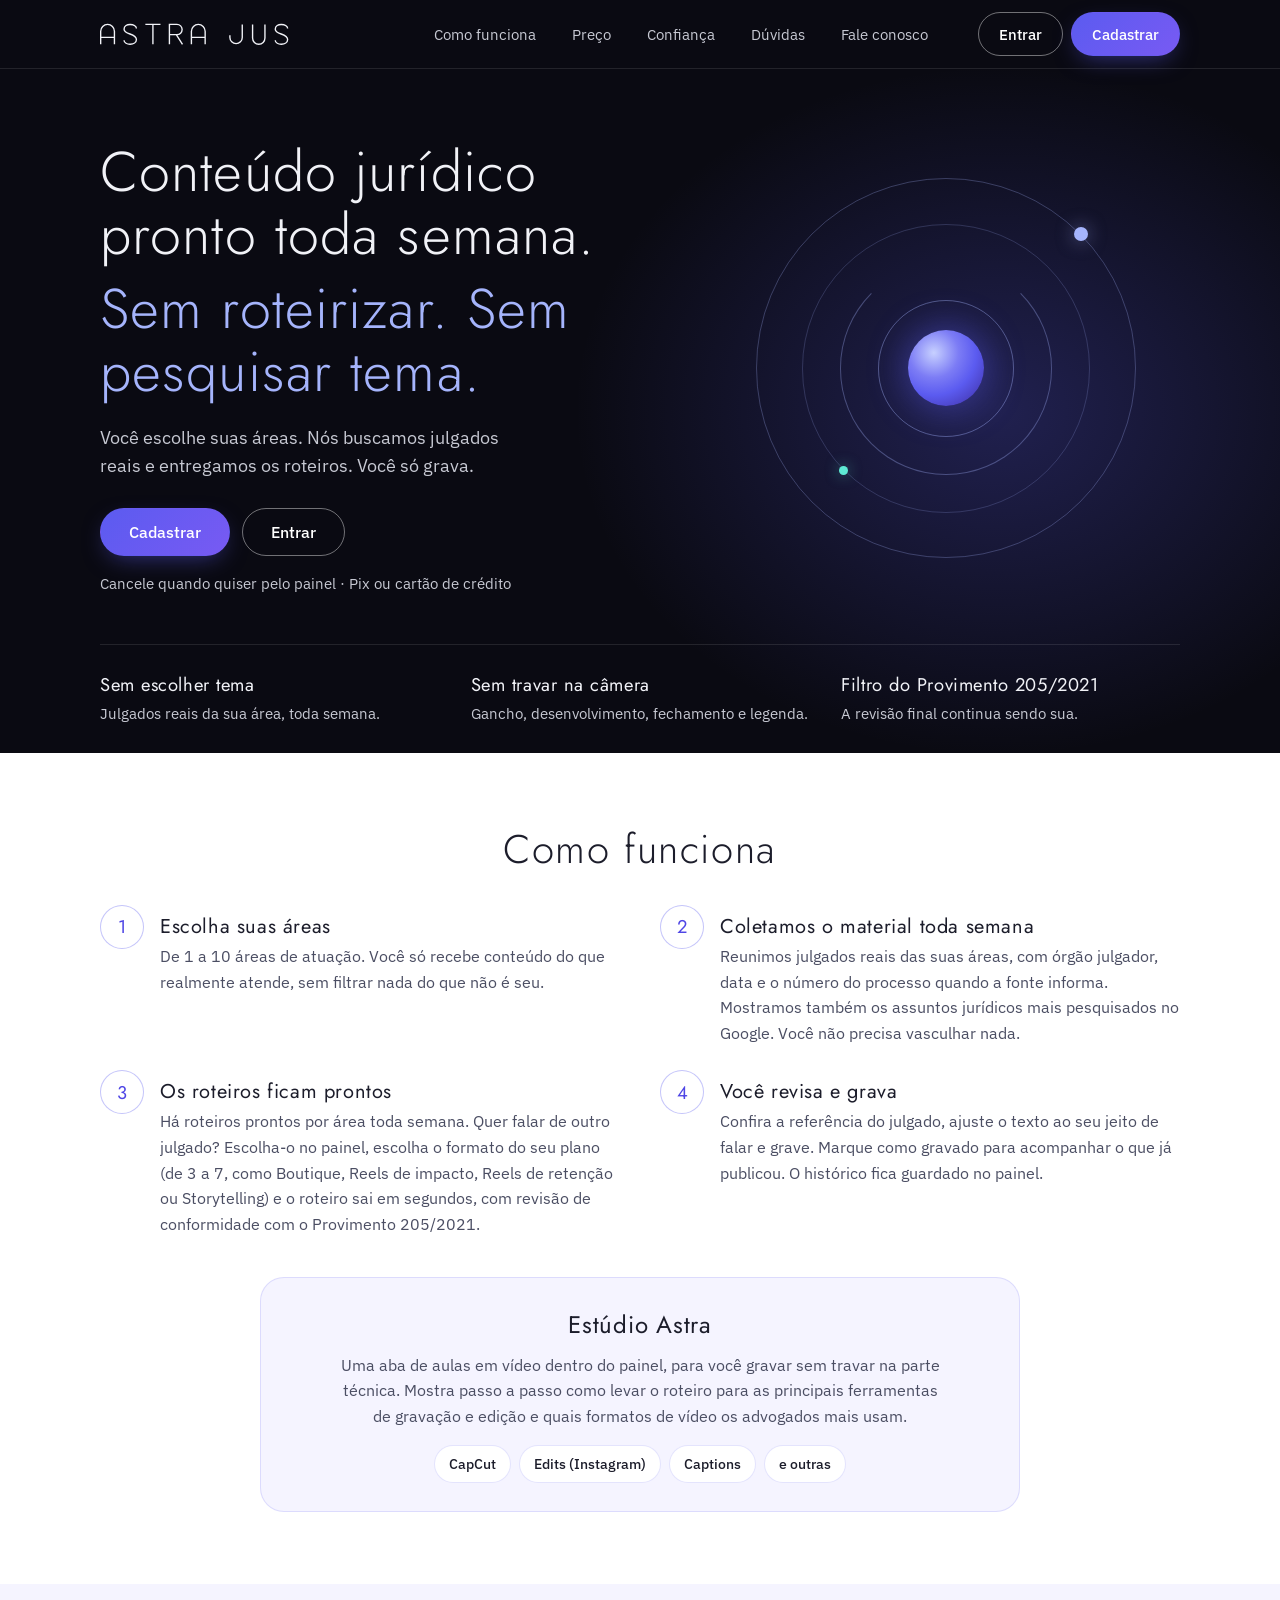
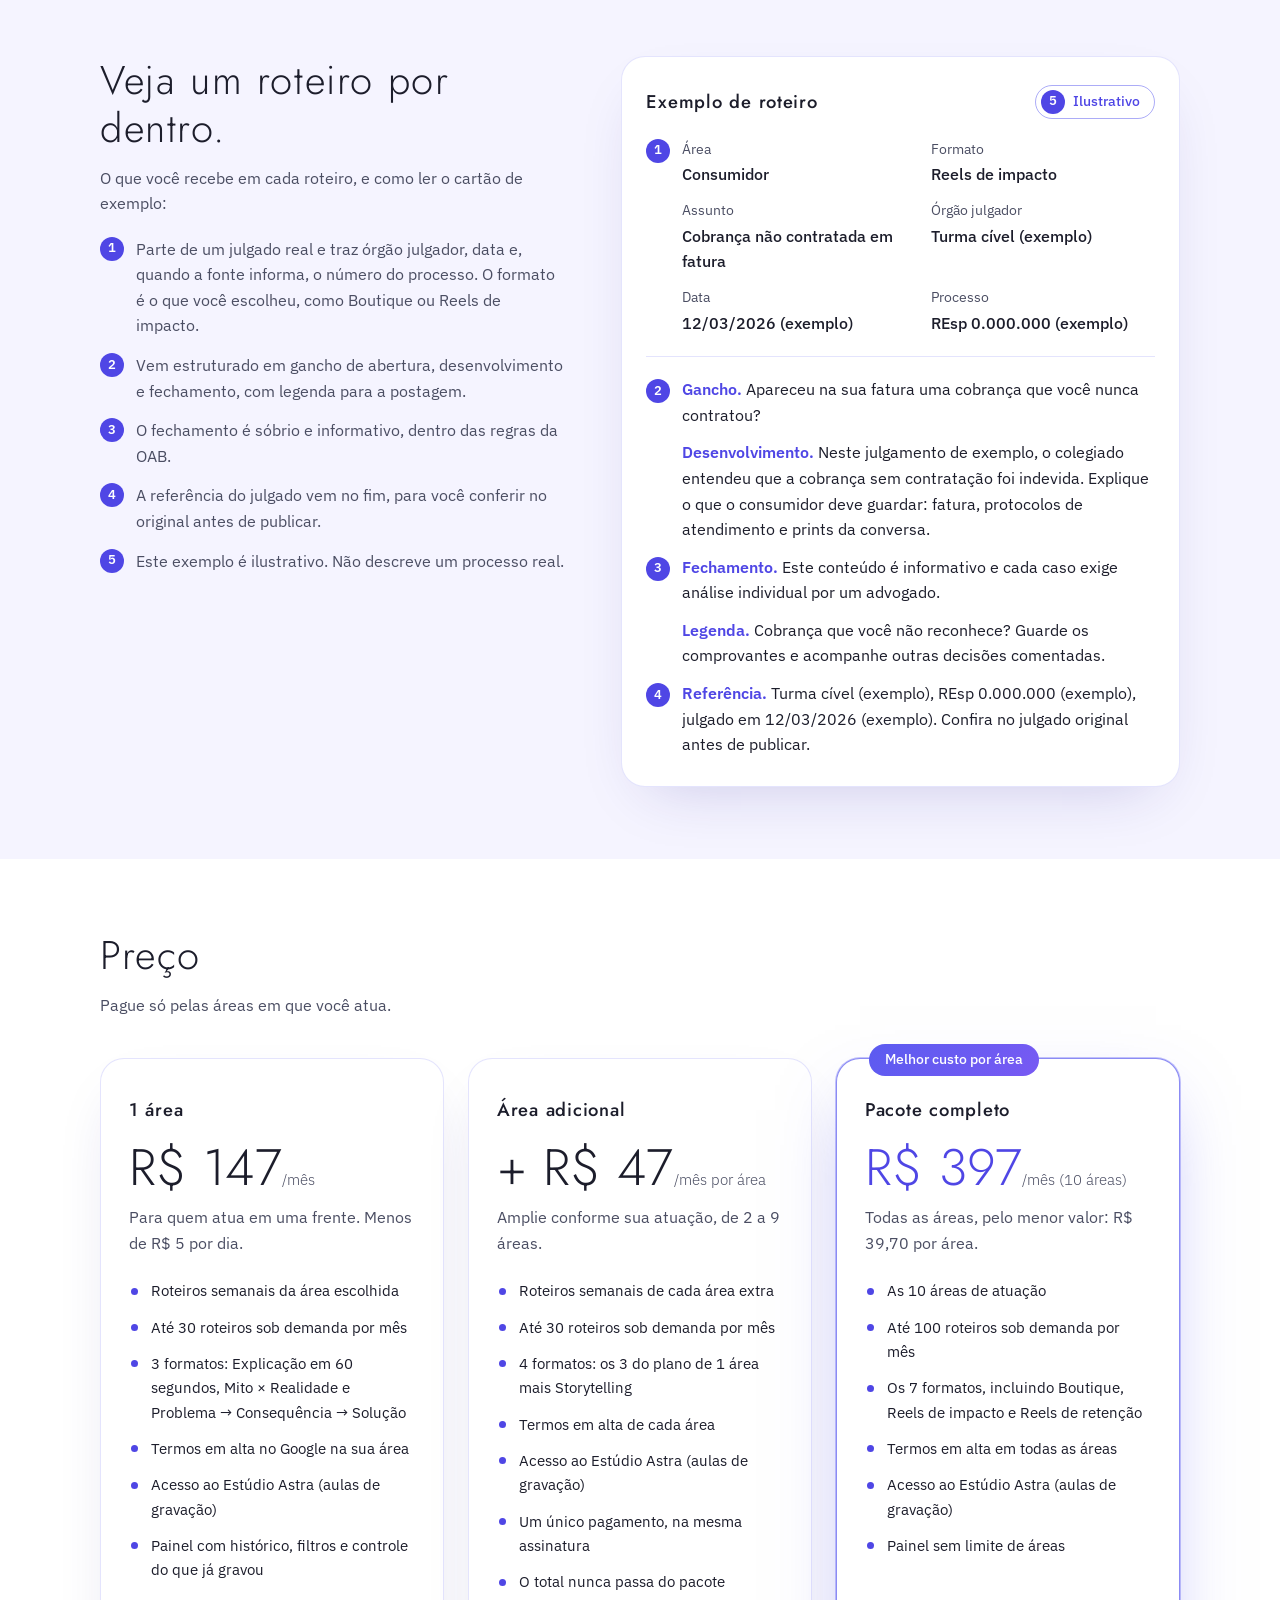
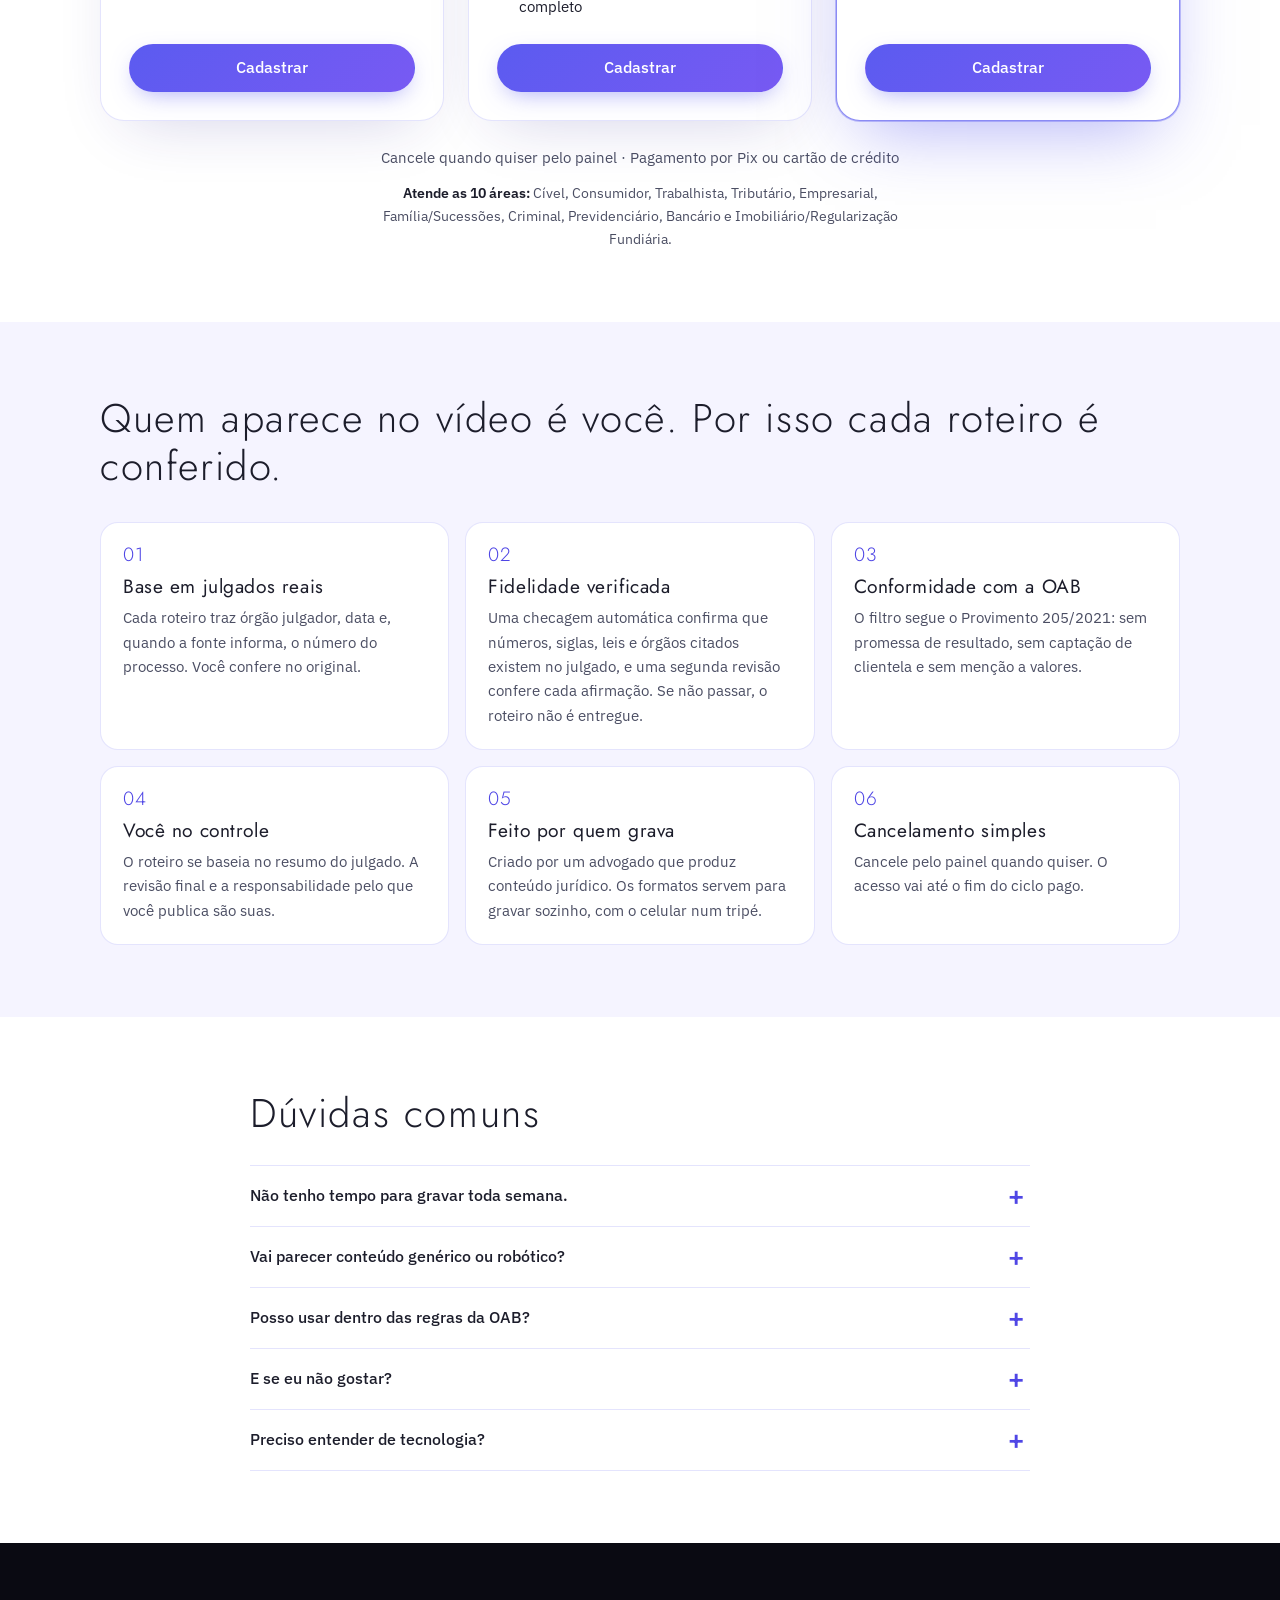
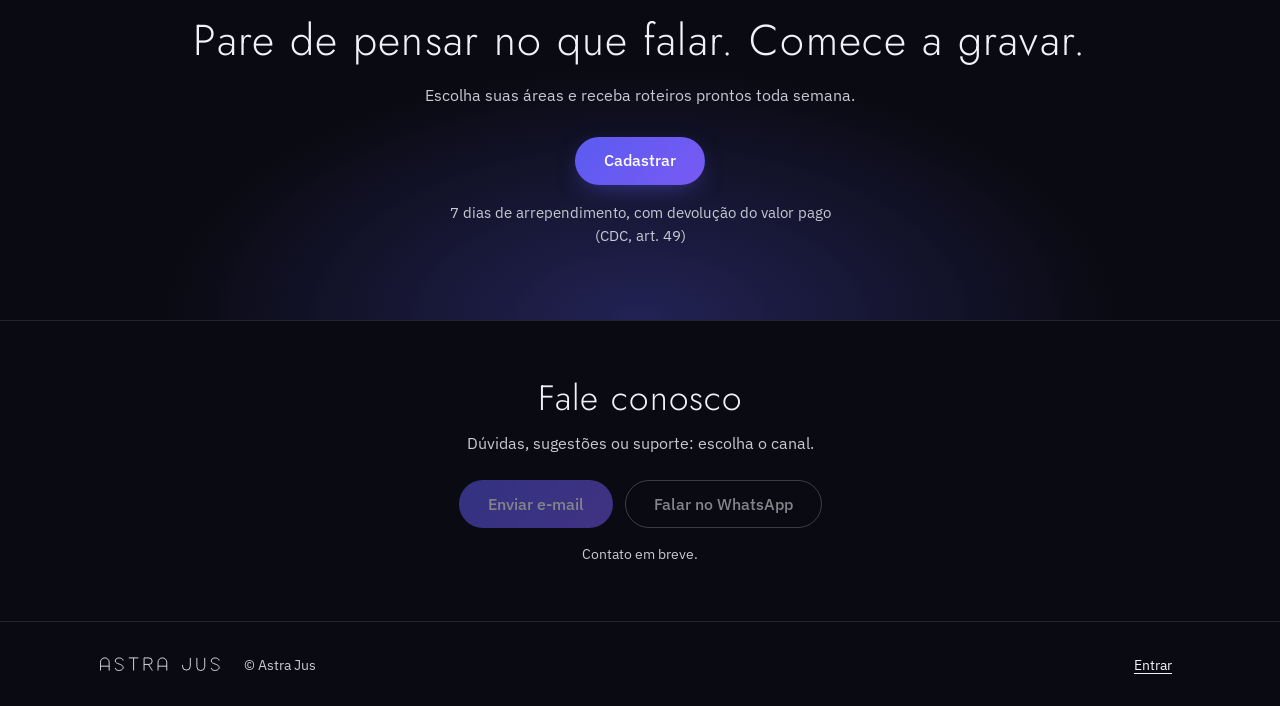
<file: index.html>
<!DOCTYPE html>
<html lang="pt-BR">
<head>
  <meta charset="UTF-8">
  <meta name="viewport" content="width=device-width, initial-scale=1.0">
  <title>Astra Jus — Roteiros de vídeo para advogados</title>
  <meta name="description" content="Conteúdo jurídico pronto toda semana. Roteiros de vídeo por área de atuação, a partir de julgados reais, com filtro de conformidade. Sem roteirizar, sem pesquisar tema.">
  <link rel="icon" type="image/svg+xml" href="assets/favicon.svg">
  <link rel="preconnect" href="https://fonts.googleapis.com">
  <link rel="preconnect" href="https://fonts.gstatic.com" crossorigin>
  <link href="https://fonts.googleapis.com/css2?family=IBM+Plex+Sans:wght@400;500;600&family=Jost:wght@200;300;400;500&display=swap" rel="stylesheet">
  <link rel="stylesheet" href="marca.css">
</head>
<body>
  <div id="aviso-pagamento" class="aviso" role="status" hidden></div>

  <header class="topo escuro">
    <div class="wrap">
      <a href="#inicio" aria-label="Astra Jus — início"><svg class="logo" aria-hidden="true"><use href="assets/logo.svg#wordmark"/></svg></a>
      <nav aria-label="Seções">
        <a href="#como-funciona">Como funciona</a>
        <a href="#preco">Preço</a>
        <a href="#confianca">Confiança</a>
        <a href="#duvidas">Dúvidas</a>
        <a href="#contato">Fale conosco</a>
      </nav>
      <div class="acoes">
        <a class="botao botao-contorno botao-pequeno" href="painel/login.html">Entrar</a>
        <a class="botao botao-primario botao-pequeno" href="cadastro.html">Cadastrar</a>
      </div>
    </div>
  </header>

  <main>
    <section class="hero escuro" id="inicio">
      <div class="wrap">
        <div class="hero-texto">
          <h1>Conteúdo jurídico pronto toda semana.<span>Sem roteirizar. Sem pesquisar tema.</span></h1>
          <p class="sub">Você escolhe suas áreas. Nós buscamos julgados reais e entregamos os roteiros. Você só grava.</p>
          <div class="botoes">
            <a class="botao botao-primario" href="cadastro.html">Cadastrar</a>
            <a class="botao botao-contorno" href="painel/login.html">Entrar</a>
          </div>
          <p class="garantia">Cancele quando quiser pelo painel · Pix ou cartão de crédito</p>
        </div>
        <div class="orbita" aria-hidden="true">
          <div class="anel a1"></div>
          <div class="anel a2"></div>
          <div class="anel a3"></div>
          <div class="anel a4"></div>
          <div class="giro"><div class="ponto"></div></div>
          <div class="giro contra"><div class="ponto p2"></div></div>
          <div class="nucleo"></div>
        </div>
      </div>
      <div class="wrap">
        <ul class="faixa">
          <li><h2>Sem escolher tema</h2><p>Julgados reais da sua área, toda semana.</p></li>
          <li><h2>Sem travar na câmera</h2><p>Gancho, desenvolvimento, fechamento e legenda.</p></li>
          <li><h2>Filtro do Provimento 205/2021</h2><p>A revisão final continua sendo sua.</p></li>
        </ul>
      </div>
    </section>

    <section class="secao" id="como-funciona">
      <div class="wrap">
        <h2 class="titulo-secao">Como funciona</h2>
        <ol class="passos">
          <li>
            <span class="num" aria-hidden="true">1</span>
            <div>
              <h3>Escolha suas áreas</h3>
              <p>De 1 a 10 áreas de atuação. Você só recebe conteúdo do que realmente atende, sem filtrar nada do que não é seu.</p>
            </div>
          </li>
          <li>
            <span class="num" aria-hidden="true">2</span>
            <div>
              <h3>Coletamos o material toda semana</h3>
              <p>Reunimos julgados reais das suas áreas, com órgão julgador, data e o número do processo quando a fonte informa. Mostramos também os assuntos jurídicos mais pesquisados no Google. Você não precisa vasculhar nada.</p>
            </div>
          </li>
          <li>
            <span class="num" aria-hidden="true">3</span>
            <div>
              <h3>Os roteiros ficam prontos</h3>
              <p>Há roteiros prontos por área toda semana. Quer falar de outro julgado? Escolha-o no painel, escolha o formato do seu plano (de 3 a 7, como Boutique, Reels de impacto, Reels de retenção ou Storytelling) e o roteiro sai em segundos, com revisão de conformidade com o Provimento 205/2021.</p>
            </div>
          </li>
          <li>
            <span class="num" aria-hidden="true">4</span>
            <div>
              <h3>Você revisa e grava</h3>
              <p>Confira a referência do julgado, ajuste o texto ao seu jeito de falar e grave. Marque como gravado para acompanhar o que já publicou. O histórico fica guardado no painel.</p>
            </div>
          </li>
        </ol>
        <aside class="estudio">
          <h3>Estúdio Astra</h3>
          <p>Uma aba de aulas em vídeo dentro do painel, para você gravar sem travar na parte técnica. Mostra passo a passo como levar o roteiro para as principais ferramentas de gravação e edição e quais formatos de vídeo os advogados mais usam.</p>
          <ul class="ferramentas" aria-label="Ferramentas ensinadas">
            <li>CapCut</li>
            <li>Edits (Instagram)</li>
            <li>Captions</li>
            <li>e outras</li>
          </ul>
        </aside>
      </div>
    </section>

    <section class="secao suave" id="exemplo">
      <div class="wrap dupla">
        <div>
          <h2 class="titulo-secao">Veja um roteiro por dentro.</h2>
          <p class="intro-secao">O que você recebe em cada roteiro, e como ler o cartão de exemplo:</p>
          <ol class="anotacoes">
            <li><span class="marca" aria-hidden="true">1</span><p>Parte de um julgado real e traz órgão julgador, data e, quando a fonte informa, o número do processo. O formato é o que você escolheu, como Boutique ou Reels de impacto.</p></li>
            <li><span class="marca" aria-hidden="true">2</span><p>Vem estruturado em gancho de abertura, desenvolvimento e fechamento, com legenda para a postagem.</p></li>
            <li><span class="marca" aria-hidden="true">3</span><p>O fechamento é sóbrio e informativo, dentro das regras da OAB.</p></li>
            <li><span class="marca" aria-hidden="true">4</span><p>A referência do julgado vem no fim, para você conferir no original antes de publicar.</p></li>
            <li><span class="marca" aria-hidden="true">5</span><p>Este exemplo é ilustrativo. Não descreve um processo real.</p></li>
          </ol>
        </div>
        <article class="exemplo">
          <header>
            <h3>Exemplo de roteiro</h3>
            <span class="selo-ilustrativo"><span class="marca" aria-hidden="true">5</span>Ilustrativo</span>
          </header>
          <div class="bloco">
            <span class="marca" aria-hidden="true">1</span>
            <dl class="meta">
              <div><dt>Área</dt><dd>Consumidor</dd></div>
              <div><dt>Formato</dt><dd>Reels de impacto</dd></div>
              <div><dt>Assunto</dt><dd>Cobrança não contratada em fatura</dd></div>
              <div><dt>Órgão julgador</dt><dd>Turma cível (exemplo)</dd></div>
              <div><dt>Data</dt><dd>12/03/2026 (exemplo)</dd></div>
              <div><dt>Processo</dt><dd>REsp 0.000.000 (exemplo)</dd></div>
            </dl>
          </div>
          <div class="texto-roteiro">
            <p><span class="marca" aria-hidden="true">2</span><span><strong>Gancho.</strong> Apareceu na sua fatura uma cobrança que você nunca contratou?</span></p>
            <p><span class="marca vazia" aria-hidden="true"></span><span><strong>Desenvolvimento.</strong> Neste julgamento de exemplo, o colegiado entendeu que a cobrança sem contratação foi indevida. Explique o que o consumidor deve guardar: fatura, protocolos de atendimento e prints da conversa.</span></p>
            <p><span class="marca" aria-hidden="true">3</span><span><strong>Fechamento.</strong> Este conteúdo é informativo e cada caso exige análise individual por um advogado.</span></p>
            <p><span class="marca vazia" aria-hidden="true"></span><span><strong>Legenda.</strong> Cobrança que você não reconhece? Guarde os comprovantes e acompanhe outras decisões comentadas.</span></p>
            <p><span class="marca" aria-hidden="true">4</span><span><strong>Referência.</strong> Turma cível (exemplo), REsp 0.000.000 (exemplo), julgado em 12/03/2026 (exemplo). Confira no julgado original antes de publicar.</span></p>
          </div>
        </article>
      </div>
    </section>

    <section class="secao" id="preco">
      <div class="wrap">
        <h2 class="titulo-secao">Preço</h2>
        <p class="intro-secao">Pague só pelas áreas em que você atua.</p>
        <div class="precos">
          <article class="plano">
            <h3>1 área</h3>
            <p class="valor">R$ 147<small>/mês</small></p>
            <p class="desc">Para quem atua em uma frente. Menos de R$ 5 por dia.</p>
            <ul>
              <li>Roteiros semanais da área escolhida</li>
              <li>Até 30 roteiros sob demanda por mês</li>
              <li>3 formatos: Explicação em 60 segundos, Mito × Realidade e Problema → Consequência → Solução</li>
              <li>Termos em alta no Google na sua área</li>
              <li>Acesso ao Estúdio Astra (aulas de gravação)</li>
              <li>Painel com histórico, filtros e controle do que já gravou</li>
            </ul>
            <a class="botao botao-primario" href="cadastro.html">Cadastrar</a>
          </article>
          <article class="plano">
            <h3>Área adicional</h3>
            <p class="valor">+ R$ 47<small>/mês por área</small></p>
            <p class="desc">Amplie conforme sua atuação, de 2 a 9 áreas.</p>
            <ul>
              <li>Roteiros semanais de cada área extra</li>
              <li>Até 30 roteiros sob demanda por mês</li>
              <li>4 formatos: os 3 do plano de 1 área mais Storytelling</li>
              <li>Termos em alta de cada área</li>
              <li>Acesso ao Estúdio Astra (aulas de gravação)</li>
              <li>Um único pagamento, na mesma assinatura</li>
              <li>O total nunca passa do pacote completo</li>
            </ul>
            <a class="botao botao-primario" href="cadastro.html">Cadastrar</a>
          </article>
          <article class="plano destaque">
            <span class="selo">Melhor custo por área</span>
            <h3>Pacote completo</h3>
            <p class="valor">R$ 397<small>/mês (10 áreas)</small></p>
            <p class="desc">Todas as áreas, pelo menor valor: R$ 39,70 por área.</p>
            <ul>
              <li>As 10 áreas de atuação</li>
              <li>Até 100 roteiros sob demanda por mês</li>
              <li>Os 7 formatos, incluindo Boutique, Reels de impacto e Reels de retenção</li>
              <li>Termos em alta em todas as áreas</li>
              <li>Acesso ao Estúdio Astra (aulas de gravação)</li>
              <li>Painel sem limite de áreas</li>
            </ul>
            <a class="botao botao-primario" href="cadastro.html">Cadastrar</a>
          </article>
        </div>
        <p class="risco">Cancele quando quiser pelo painel · Pagamento por Pix ou cartão de crédito</p>
        <p class="areas-linha"><strong>Atende as 10 áreas:</strong> Cível, Consumidor, Trabalhista, Tributário, Empresarial, Família/Sucessões, Criminal, Previdenciário, Bancário e Imobiliário/Regularização Fundiária.</p>
      </div>
    </section>

    <section class="secao suave" id="confianca">
      <div class="wrap">
        <h2 class="titulo-secao">Quem aparece no vídeo é você. Por isso cada roteiro é conferido.</h2>
        <ul class="confianca">
          <li>
            <span class="ordem" aria-hidden="true">01</span>
            <h3>Base em julgados reais</h3>
            <p>Cada roteiro traz órgão julgador, data e, quando a fonte informa, o número do processo. Você confere no original.</p>
          </li>
          <li>
            <span class="ordem" aria-hidden="true">02</span>
            <h3>Fidelidade verificada</h3>
            <p>Uma checagem automática confirma que números, siglas, leis e órgãos citados existem no julgado, e uma segunda revisão confere cada afirmação. Se não passar, o roteiro não é entregue.</p>
          </li>
          <li>
            <span class="ordem" aria-hidden="true">03</span>
            <h3>Conformidade com a OAB</h3>
            <p>O filtro segue o Provimento 205/2021: sem promessa de resultado, sem captação de clientela e sem menção a valores.</p>
          </li>
          <li>
            <span class="ordem" aria-hidden="true">04</span>
            <h3>Você no controle</h3>
            <p>O roteiro se baseia no resumo do julgado. A revisão final e a responsabilidade pelo que você publica são suas.</p>
          </li>
          <li>
            <span class="ordem" aria-hidden="true">05</span>
            <h3>Feito por quem grava</h3>
            <p>Criado por um advogado que produz conteúdo jurídico. Os formatos servem para gravar sozinho, com o celular num tripé.</p>
          </li>
          <li>
            <span class="ordem" aria-hidden="true">06</span>
            <h3>Cancelamento simples</h3>
            <p>Cancele pelo painel quando quiser. O acesso vai até o fim do ciclo pago.</p>
          </li>
        </ul>
      </div>
    </section>

    <section class="secao" id="duvidas">
      <div class="wrap estreito">
        <h2 class="titulo-secao">Dúvidas comuns</h2>
        <div class="faq">
          <details>
            <summary>Não tenho tempo para gravar toda semana.</summary>
            <p>Você decide o ritmo. Há formatos curtos, como a explicação em 60 segundos. Grave o que couber na sua semana.</p>
          </details>
          <details>
            <summary>Vai parecer conteúdo genérico ou robótico?</summary>
            <p>Cada roteiro parte de um julgado real da sua área. Você revisa o texto antes de gravar e ajusta ao seu jeito de falar.</p>
          </details>
          <details>
            <summary>Posso usar dentro das regras da OAB?</summary>
            <p>Os roteiros passam por um filtro de conformidade com o Provimento 205/2021. O filtro ajuda, mas não substitui você: a revisão final e a responsabilidade pela publicação são do advogado.</p>
          </details>
          <details>
            <summary>E se eu não gostar?</summary>
            <p>Cancele pelo painel quando quiser. Não há reembolso proporcional, e o acesso vai até o fim do ciclo pago.</p>
          </details>
          <details>
            <summary>Preciso entender de tecnologia?</summary>
            <p>Não. Você escolhe suas áreas e recebe os roteiros no painel. Se quiser mais, escolhe um julgado da semana e um formato do seu plano. O pagamento é por Pix ou cartão de crédito.</p>
          </details>
        </div>
      </div>
    </section>

    <section class="cta escuro">
      <div class="wrap">
        <h2>Pare de pensar no que falar. Comece a gravar.</h2>
        <p>Escolha suas áreas e receba roteiros prontos toda semana.</p>
        <a class="botao botao-primario" href="cadastro.html">Cadastrar</a>
        <p class="garantia">7 dias de arrependimento, com devolução do valor pago (CDC, art. 49)</p>
      </div>
    </section>

    <section class="contato escuro" id="contato">
      <div class="wrap">
        <h2>Fale conosco</h2>
        <p>Dúvidas, sugestões ou suporte: escolha o canal.</p>
        <div class="contato-botoes">
          <a class="botao botao-primario" data-contato="email">Enviar e-mail</a>
          <a class="botao botao-contorno" data-contato="whatsapp">Falar no WhatsApp</a>
        </div>
        <p class="contato-dica" data-contato-dica></p>
      </div>
    </section>
  </main>

  <footer class="rodape escuro">
    <div class="wrap">
      <svg class="logo" aria-hidden="true"><use href="assets/logo.svg#wordmark"/></svg>
      <span>© Astra Jus</span>
      <a href="painel/login.html">Entrar</a>
    </div>
  </footer>

  <script src="contato.js"></script>
  <script>
    (function () {
      var estado = new URLSearchParams(location.search).get("pagamento");
      var aviso = document.getElementById("aviso-pagamento");
      var link = document.createElement("a");
      if (estado === "sucesso") {
        var p1 = document.createElement("p");
        p1.append("Pagamento recebido! Agora ");
        link.href = "painel/criar-acesso.html";
        link.textContent = "crie seu acesso ao painel";
        p1.append(link, ".");
        var p2 = document.createElement("p");
        p2.textContent = "O e-mail de confirmação chega na sua caixa de entrada.";
        aviso.append(p1, p2);
        aviso.className = "aviso sucesso";
      } else if (estado === "cancelado" || estado === "expirado") {
        var p = document.createElement("p");
        p.append(estado === "cancelado" ? "O pagamento foi cancelado. " : "O prazo do pagamento expirou. ");
        link.href = "cadastro.html";
        link.textContent = "Voltar ao cadastro";
        p.append(link, " para tentar de novo.");
        aviso.append(p);
        aviso.className = "aviso atencao";
      } else {
        return;
      }
      aviso.hidden = false;
    })();
  </script>
</body>
</html>
</file>
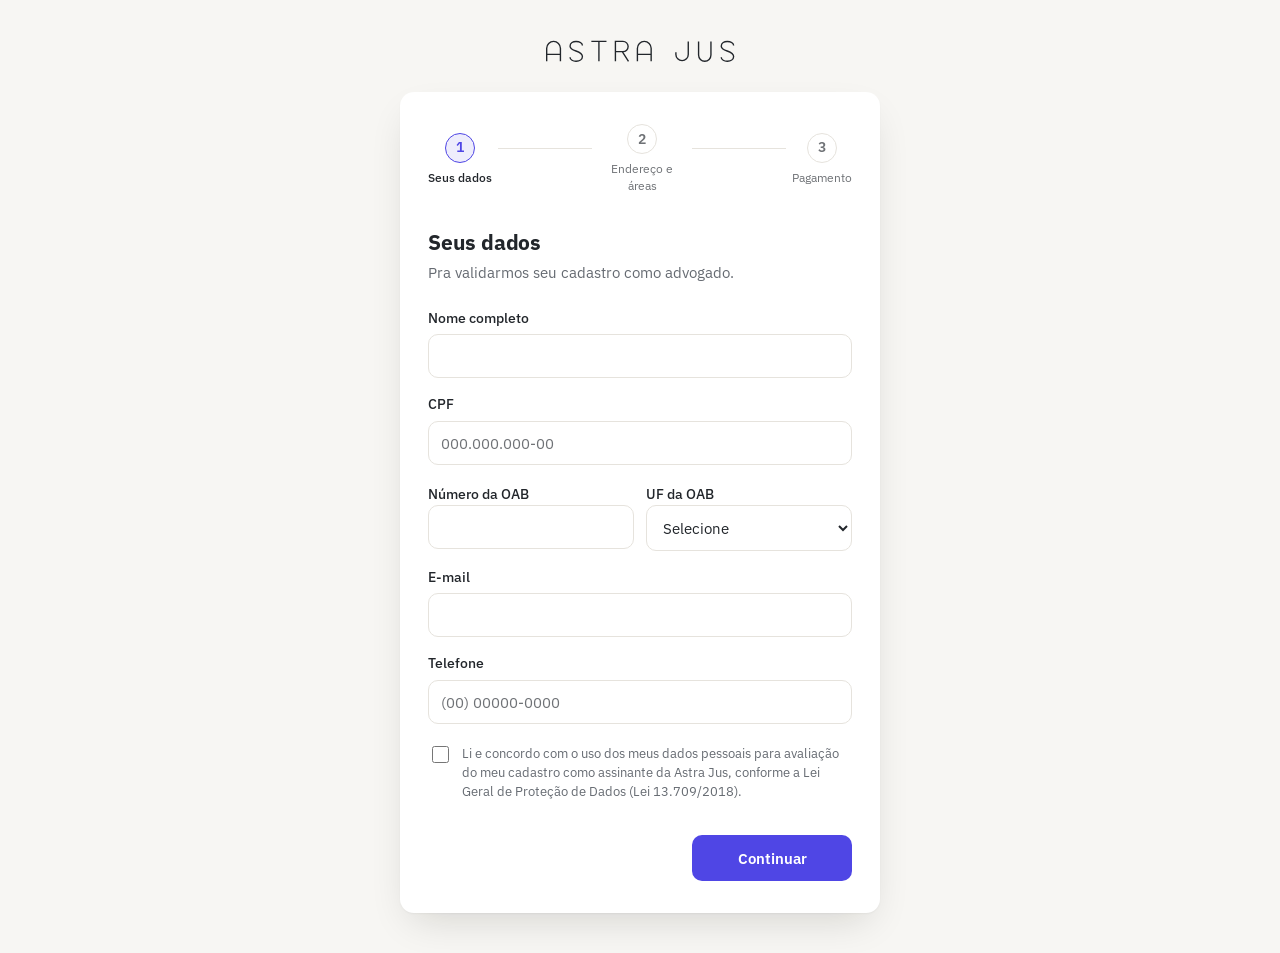
<file: cadastro.html>
<!DOCTYPE html>
<html lang="pt-BR">
<head>
  <meta charset="UTF-8">
  <meta name="viewport" content="width=device-width, initial-scale=1.0">
  <title>Astra Jus — Cadastro de Advogado</title>
  <link rel="preconnect" href="https://fonts.googleapis.com">
  <link rel="preconnect" href="https://fonts.gstatic.com" crossorigin>
  <link href="https://fonts.googleapis.com/css2?family=IBM+Plex+Sans:wght@400;500;600;700&display=swap" rel="stylesheet">
  <link rel="icon" type="image/svg+xml" href="assets/favicon.svg">
  <link rel="stylesheet" href="style.css">
  <style>.logo-wordmark{display:block;margin:0 auto;height:22px;width:189px;color:#22262b}.marca a{display:inline-block;border-radius:4px}</style>
  <script src="https://challenges.cloudflare.com/turnstile/v0/api.js" async defer></script>
</head>
<body>
  <div class="pagina">
    <header class="marca">
      <a href="index.html" aria-label="Astra Jus — início"><svg class="logo-wordmark" aria-hidden="true"><use href="assets/logo.svg#wordmark"/></svg></a>
    </header>

    <main class="cartao">
      <ol class="progresso" aria-label="Etapas do cadastro">
        <li class="progresso-item atual" data-passo-indicador="1">
          <span class="progresso-bolha">1</span>
          <span class="progresso-rotulo">Seus dados</span>
        </li>
        <li class="progresso-linha"></li>
        <li class="progresso-item" data-passo-indicador="2">
          <span class="progresso-bolha">2</span>
          <span class="progresso-rotulo">Endereço e áreas</span>
        </li>
        <li class="progresso-linha"></li>
        <li class="progresso-item" data-passo-indicador="3">
          <span class="progresso-bolha">3</span>
          <span class="progresso-rotulo">Pagamento</span>
        </li>
      </ol>

      <form id="form-cadastro" novalidate>
        <section class="passo" id="passo-1" data-passo="1">
          <h1>Seus dados</h1>
          <p class="passo-legenda">Pra validarmos seu cadastro como advogado.</p>

          <label for="nome">Nome completo</label>
          <input type="text" id="nome" name="nome" autocomplete="name" required>

          <label for="cpf">CPF</label>
          <input type="text" id="cpf" name="cpf" inputmode="numeric" placeholder="000.000.000-00" autocomplete="off" required>
          <span class="erro-campo" id="erro-cpf"></span>

          <div class="linha-dupla">
            <div>
              <label for="oab_numero">Número da OAB</label>
              <input type="text" id="oab_numero" name="oab_numero" required>
            </div>
            <div>
              <label for="oab_uf">UF da OAB</label>
              <select id="oab_uf" name="oab_uf" required>
                <option value="">Selecione</option>
                <option>AC</option><option>AL</option><option>AP</option><option>AM</option>
                <option>BA</option><option>CE</option><option>DF</option><option>ES</option>
                <option>GO</option><option>MA</option><option>MT</option><option>MS</option>
                <option>MG</option><option>PA</option><option>PB</option><option>PR</option>
                <option>PE</option><option>PI</option><option>RJ</option><option>RN</option>
                <option>RS</option><option>RO</option><option>RR</option><option>SC</option>
                <option>SP</option><option>SE</option><option>TO</option>
              </select>
            </div>
          </div>

          <label for="email">E-mail</label>
          <input type="email" id="email" name="email" autocomplete="email" required>

          <label for="telefone">Telefone</label>
          <input type="tel" id="telefone" name="telefone" placeholder="(00) 00000-0000" autocomplete="tel" required>

          <label class="checkbox">
            <input type="checkbox" id="aceite_lgpd" name="aceite_lgpd" required>
            Li e concordo com o uso dos meus dados pessoais para avaliação do meu
            cadastro como assinante da Astra Jus, conforme a Lei Geral de
            Proteção de Dados (Lei 13.709/2018).
          </label>

          <div class="acoes">
            <button type="submit" class="botao-primario">Continuar</button>
          </div>
        </section>

        <section class="passo" id="passo-2" data-passo="2" hidden>
          <h1>Endereço e áreas</h1>
          <p class="passo-legenda">O endereço é usado só pra emitir a cobrança.</p>

          <label for="endereco_rua">Rua</label>
          <input type="text" id="endereco_rua" name="endereco_rua" autocomplete="address-line1" required>

          <div class="linha-dupla">
            <div>
              <label for="endereco_numero">Número</label>
              <input type="text" id="endereco_numero" name="endereco_numero" required>
            </div>
            <div>
              <label for="endereco_cep">CEP</label>
              <input type="text" id="endereco_cep" name="endereco_cep" inputmode="numeric" placeholder="00000-000" required>
            </div>
          </div>

          <fieldset>
            <legend>Áreas que você quer assinar</legend>
            <div class="lista-areas">
              <label><input type="checkbox" name="area" value="civel"> Cível</label>
              <label><input type="checkbox" name="area" value="consumidor"> Consumidor</label>
              <label><input type="checkbox" name="area" value="trabalhista"> Trabalhista</label>
              <label><input type="checkbox" name="area" value="tributario"> Tributário</label>
              <label><input type="checkbox" name="area" value="empresarial"> Empresarial</label>
              <label><input type="checkbox" name="area" value="familia_sucessoes"> Família/Sucessões</label>
              <label><input type="checkbox" name="area" value="criminal"> Criminal</label>
              <label><input type="checkbox" name="area" value="previdenciario"> Previdenciário</label>
              <label><input type="checkbox" name="area" value="bancario"> Bancário</label>
              <label><input type="checkbox" name="area" value="imobiliario_regularizacao_fundiaria"> Imobiliário/Regularização Fundiária</label>
            </div>
          </fieldset>
          <p id="preco-calculado">Selecione ao menos uma área</p>

          <div class="acoes">
            <button type="button" class="botao-secundario" data-voltar>Voltar</button>
            <button type="submit" class="botao-primario">Continuar</button>
          </div>
        </section>

        <section class="passo" id="passo-3" data-passo="3" hidden>
          <h1>Pagamento</h1>
          <p class="passo-legenda">Escolha como prefere pagar a assinatura mensal.</p>

          <fieldset>
            <legend>Forma de pagamento</legend>
            <div class="forma-pagamento">
              <label><input type="radio" name="forma_pagamento" value="pix_automatico" checked> Pix (QR code renovado todo mês)</label>
              <label><input type="radio" name="forma_pagamento" value="cartao_credito"> Cartão de crédito</label>
            </div>
          </fieldset>

          <div class="cf-turnstile" data-sitekey="0x4AAAAAAE4_LuijMr7cFA41"></div>

          <div class="acoes">
            <button type="button" class="botao-secundario" data-voltar>Voltar</button>
            <button type="submit" class="botao-primario" id="botao-enviar">Assinar</button>
          </div>

          <p class="mensagem" id="mensagem" role="status"></p>

          <div id="area-pagamento" hidden>
            <p>Escaneie o QR code no app do seu banco pra confirmar a assinatura:</p>
            <img id="qrcode-pix" alt="QR code Pix">
          </div>
        </section>
      </form>
    </main>
  </div>
  <script src="script.js"></script>
</body>
</html>
</file>
<file: marca.css>
/* Astra Jus — landing. Minimalista, jovial, elegante. */
* { box-sizing: border-box; }

:root {
  --escuro: #0a0a12;
  --escuro-2: #15143a;
  --claro: #ffffff;
  --lavanda: #f5f4ff;
  --indigo-fraco: #eeedfc;
  --texto: #1c1d2b;
  --texto-suave: #4b4e63;
  --texto-escuro: #f1f2f7;
  --texto-escuro-suave: #c7c9d3;
  --indigo: #4f46e5;
  --indigo-claro: #a5b4fc;
  --menta: #5eead4;
  --degrade: linear-gradient(135deg, #5b5bf0, #785af3);
  --brilho: 0 8px 24px -8px rgba(91, 91, 240, 0.55);
  --brilho-forte: 0 12px 30px -8px rgba(91, 91, 240, 0.7);
  --borda: rgba(91, 91, 240, 0.16);
  --borda-escura: rgba(255, 255, 255, 0.1);
  --fonte-display: "Jost", "Century Gothic", "Avenir Next", sans-serif;
  --fonte-corpo: "IBM Plex Sans", -apple-system, BlinkMacSystemFont, sans-serif;
  --sombra: 0 24px 60px -28px rgba(40, 30, 140, 0.22);
}

html { -webkit-text-size-adjust: 100%; scroll-behavior: smooth; }

body {
  margin: 0;
  font-family: var(--fonte-corpo);
  font-size: 1rem;
  line-height: 1.6;
  color: var(--texto);
  background: var(--claro);
  overflow-x: hidden;
}

h1, h2, h3, p, ol, ul { margin: 0; }
ol, ul { padding: 0; list-style: none; }
a { color: inherit; }
::selection { background: var(--indigo); color: #fff; }

:focus-visible { outline: 2px solid var(--indigo); outline-offset: 3px; border-radius: 6px; }
.escuro :focus-visible { outline-color: var(--menta); }

.logo { display: block; color: currentColor; }
.wrap { width: 100%; max-width: 1120px; margin: 0 auto; padding-inline: 20px; }

/* Aviso de retorno do pagamento */
.aviso { padding: 12px 20px; font-size: 0.95rem; text-align: center; }
.aviso a { font-weight: 600; text-underline-offset: 3px; }
.aviso.sucesso { background: #e6f5ec; color: #12482c; }
.aviso.atencao { background: #fff2e0; color: #6b3800; }
.aviso p + p { margin-top: 2px; }

/* Cabeçalho */
.topo {
  position: sticky;
  top: 0;
  z-index: 10;
  background: var(--escuro);
  border-bottom: 1px solid var(--borda-escura);
  color: var(--texto-escuro);
}
.topo .wrap { display: flex; align-items: center; gap: 12px; min-height: 68px; }
.topo .wrap > a:first-child { display: flex; align-items: center; min-height: 44px; }
.topo .logo { height: 16px; width: 138px; }
.topo nav { display: none; margin-left: auto; gap: 8px; }
.topo nav a {
  display: inline-flex;
  align-items: center;
  min-height: 44px;
  padding-inline: 14px;
  border-radius: 999px;
  color: var(--texto-escuro-suave);
  text-decoration: none;
  font-size: 0.95rem;
  transition: color 0.18s, background 0.18s;
}
.topo nav a:hover { color: #fff; background: rgba(255, 255, 255, 0.07); }
.topo .acoes { display: flex; gap: 8px; margin-left: auto; }

/* Botões: sólidos, em pílula, claramente clicáveis */
.botao {
  display: inline-flex;
  align-items: center;
  justify-content: center;
  min-height: 48px;
  padding: 0 28px;
  border-radius: 999px;
  border: 1px solid transparent;
  font: 500 1rem/1.2 var(--fonte-corpo);
  text-decoration: none;
  white-space: nowrap;
  cursor: pointer;
  transition: transform 0.18s, box-shadow 0.18s, filter 0.18s, background 0.18s, border-color 0.18s;
}
.botao-primario { background: var(--degrade); color: #fff; box-shadow: var(--brilho); }
.botao-primario:hover { transform: translateY(-1px); filter: brightness(1.1); box-shadow: var(--brilho-forte); }
.botao-primario:active { transform: translateY(0); filter: brightness(0.94); box-shadow: 0 4px 14px -6px rgba(91, 91, 240, 0.6); }
.botao-contorno { border-color: rgba(255, 255, 255, 0.42); color: #fff; background: transparent; }
.botao-contorno:hover { transform: translateY(-1px); border-color: #fff; background: rgba(255, 255, 255, 0.1); }
.botao-contorno:active { transform: translateY(0); background: rgba(255, 255, 255, 0.05); }
.botao-pequeno { min-height: 44px; padding: 0 20px; font-size: 0.95rem; }

/* Seções */
section[id] { scroll-margin-top: 68px; }
.secao { padding-block: 56px; }
.secao.suave { background: var(--lavanda); }
.titulo-secao {
  font-family: var(--fonte-display);
  font-weight: 300;
  font-size: clamp(1.8rem, 3.6vw, 2.5rem);
  letter-spacing: 0.04em;
  line-height: 1.2;
}
.intro-secao { margin-top: 14px; max-width: 52ch; color: var(--texto-suave); }

/* Hero */
.hero {
  position: relative;
  background:
    radial-gradient(46% 70% at 78% 50%, rgba(91, 91, 240, 0.28), transparent 72%),
    var(--escuro);
  color: var(--texto-escuro);
  padding-block: 56px 0;
  overflow: hidden;
}
.hero .wrap:first-child { display: grid; gap: 40px; align-items: center; }
.hero h1 {
  font-family: var(--fonte-display);
  font-weight: 300;
  font-size: clamp(2.1rem, 4.6vw, 3.5rem);
  line-height: 1.12;
  letter-spacing: 0.02em;
  max-width: 15em;
}
.hero h1 span { display: block; margin-top: 12px; color: var(--indigo-claro); }
.hero .sub { margin-top: 20px; max-width: 40ch; font-size: 1.1rem; color: var(--texto-escuro-suave); }
.hero .botoes { margin-top: 28px; display: flex; flex-wrap: wrap; gap: 12px; }
.garantia { margin-top: 16px; font-size: 0.92rem; color: var(--texto-escuro-suave); }

/* Órbita */
.orbita { position: relative; width: min(380px, 70vw); aspect-ratio: 1; justify-self: center; pointer-events: none; }
.orbita .anel { position: absolute; border-radius: 50%; border: 1px solid rgba(165, 180, 252, 0.28); }
.orbita .a1 { inset: 0; }
.orbita .a2 { inset: 12%; border-color: rgba(165, 180, 252, 0.2); }
.orbita .a3 { inset: 22%; border-color: rgba(165, 180, 252, 0.34); border-top-color: transparent; }
.orbita .a4 { inset: 32%; border-color: rgba(165, 180, 252, 0.4); }
.orbita .giro { position: absolute; inset: 0; animation: giro 80s linear infinite; }
.orbita .giro.contra { animation-duration: 120s; animation-direction: reverse; }
.orbita .ponto {
  position: absolute;
  top: 14.6%;
  left: 85.4%;
  width: 14px;
  height: 14px;
  margin: -7px 0 0 -7px;
  border-radius: 50%;
  background: var(--indigo-claro);
  box-shadow: 0 0 18px rgba(165, 180, 252, 0.5);
}
.orbita .ponto.p2 { top: 76.9%; left: 23.1%; width: 9px; height: 9px; margin: -4.5px 0 0 -4.5px; background: var(--menta); box-shadow: 0 0 14px rgba(94, 234, 212, 0.5); }
.orbita .nucleo {
  position: absolute;
  inset: 40%;
  border-radius: 50%;
  background: radial-gradient(circle at 34% 30%, #c7d0ff 0%, #7c7cf5 34%, #5b5bf0 58%, #3b2a9a 100%);
  box-shadow: 0 0 36px 4px rgba(91, 91, 240, 0.45);
}
@keyframes giro { to { transform: rotate(360deg); } }

/* Faixa de 3 itens sob o hero */
.faixa { margin-top: 48px; padding-block: 28px; display: grid; gap: 20px; border-top: 1px solid var(--borda-escura); }
.faixa h2 { font-family: var(--fonte-display); font-weight: 400; font-size: 1.15rem; line-height: 1.3; letter-spacing: 0.03em; color: var(--texto-escuro); }
.faixa p { margin-top: 4px; font-size: 0.95rem; color: var(--texto-escuro-suave); }

/* Como funciona */
.passos { margin-top: 32px; display: grid; gap: 24px 40px; }
.passos li { display: flex; gap: 16px; align-items: flex-start; }
.passos .num {
  flex: none;
  display: grid;
  place-items: center;
  width: 44px;
  height: 44px;
  border-radius: 50%;
  border: 1px solid rgba(91, 91, 240, 0.35);
  background: var(--claro);
  font-family: var(--fonte-display);
  font-weight: 400;
  font-size: 1.15rem;
  color: var(--indigo);
}
.passos h3 { font-family: var(--fonte-display); font-weight: 400; font-size: 1.25rem; line-height: 1.3; letter-spacing: 0.03em; padding-top: 9px; }
.passos p { margin-top: 4px; color: var(--texto-suave); max-width: 52ch; }
#como-funciona .titulo-secao { text-align: center; }
.estudio { margin: 40px auto 0; padding: 28px 24px; border: 1px solid var(--borda); border-radius: 24px; background: var(--lavanda); max-width: 760px; text-align: center; }
.estudio h3 { font-family: var(--fonte-display); font-weight: 400; font-size: 1.5rem; letter-spacing: 0.03em; }
.estudio p { margin: 8px auto 0; color: var(--texto-suave); max-width: 60ch; }
.ferramentas { margin-top: 16px; display: flex; flex-wrap: wrap; justify-content: center; gap: 8px; }
.ferramentas li { padding: 6px 14px; border: 1px solid var(--borda); border-radius: 999px; background: var(--claro); font-size: 0.9rem; font-weight: 500; color: var(--texto); }

/* Duas colunas */
.dupla { display: grid; gap: 40px; align-items: start; }

/* Exemplo de roteiro */
.anotacoes { margin-top: 20px; display: grid; gap: 14px; }
.anotacoes li { display: flex; gap: 12px; align-items: flex-start; }
.anotacoes p { color: var(--texto-suave); max-width: 46ch; }
.marca {
  flex: none;
  display: inline-grid;
  place-items: center;
  width: 24px;
  height: 24px;
  border-radius: 50%;
  background: var(--indigo);
  color: #fff;
  font: 600 0.8rem/1 var(--fonte-corpo);
}
.marca.vazia { visibility: hidden; }
.exemplo { padding: 28px 24px; border: 1px solid var(--borda); border-radius: 24px; background: var(--claro); box-shadow: var(--sombra); }
.exemplo header { display: flex; flex-wrap: wrap; align-items: center; justify-content: space-between; gap: 12px; }
.exemplo h3 { font-family: var(--fonte-display); font-weight: 500; font-size: 1.15rem; letter-spacing: 0.04em; }
.selo-ilustrativo { display: inline-flex; align-items: center; gap: 8px; padding: 4px 14px 4px 5px; border-radius: 999px; border: 1px solid rgba(91, 91, 240, 0.5); color: var(--indigo); font-size: 0.85rem; font-weight: 500; }
.exemplo .bloco { margin-top: 20px; display: flex; gap: 12px; align-items: flex-start; }
.meta { margin: 0; flex: 1; min-width: 0; display: grid; gap: 12px 24px; grid-template-columns: repeat(auto-fit, minmax(150px, 1fr)); }
.meta dt { font-size: 0.85rem; color: var(--texto-suave); }
.meta dd { margin: 2px 0 0; font-weight: 500; }
.texto-roteiro { margin-top: 20px; padding-top: 20px; border-top: 1px solid var(--borda); display: grid; gap: 12px; }
.texto-roteiro p { display: flex; gap: 12px; align-items: flex-start; }
.texto-roteiro .marca { margin-top: 2px; }
.texto-roteiro strong { font-weight: 600; color: var(--indigo); }

/* Confiança */
.confianca { margin-top: 32px; display: grid; gap: 14px; }
.confianca li { padding: 22px; border: 1px solid var(--borda); border-radius: 18px; background: var(--claro); }
.confianca .ordem { display: block; font-family: var(--fonte-display); font-weight: 300; font-size: 1.2rem; line-height: 1; letter-spacing: 0.06em; color: var(--indigo); }
.confianca h3 { margin-top: 10px; font-family: var(--fonte-display); font-weight: 400; font-size: 1.2rem; line-height: 1.3; letter-spacing: 0.03em; }
.confianca p { margin-top: 6px; color: var(--texto-suave); font-size: 0.95rem; }

/* Preço */
.precos { margin-top: 40px; display: grid; gap: 24px; }
.plano {
  position: relative;
  display: flex;
  flex-direction: column;
  padding: 36px 28px 28px;
  border: 1px solid var(--borda);
  border-radius: 24px;
  background: var(--claro);
  box-shadow: var(--sombra);
}
.plano.destaque {
  border-color: rgba(91, 91, 240, 0.7);
  box-shadow: 0 0 0 1px rgba(91, 91, 240, 0.35), 0 28px 70px -24px rgba(91, 91, 240, 0.5);
}
.plano h3 { font-family: var(--fonte-display); font-size: 1.15rem; font-weight: 500; letter-spacing: 0.04em; }
.plano .valor {
  margin-top: 14px;
  font-family: var(--fonte-display);
  font-weight: 300;
  font-size: 3.2rem;
  line-height: 1.1;
  letter-spacing: 0.01em;
}
.plano .valor small { font-family: var(--fonte-corpo); font-size: 0.95rem; letter-spacing: 0; color: var(--texto-suave); }
.plano.destaque .valor { color: var(--indigo); }
.plano .desc { margin-top: 10px; color: var(--texto-suave); }
.plano ul { margin: 22px 0 26px; display: grid; gap: 12px; flex: 1; align-content: start; }
.plano li { position: relative; padding-left: 22px; font-size: 0.95rem; }
.plano li::before {
  content: "";
  position: absolute;
  left: 2px;
  top: 0.62em;
  width: 7px;
  height: 7px;
  border-radius: 50%;
  background: var(--indigo);
}
.plano .botao { margin-top: auto; width: 100%; }

.selo {
  position: absolute;
  top: -15px;
  left: 32px;
  padding: 5px 16px;
  border-radius: 999px;
  background: var(--degrade);
  color: #fff;
  font-size: 0.85rem;
  font-weight: 500;
}
.risco { margin-top: 24px; text-align: center; color: var(--texto-suave); font-size: 0.95rem; }
.areas-linha { margin: 12px auto 0; max-width: 70ch; text-align: center; color: var(--texto-suave); font-size: 0.9rem; }
.areas-linha strong { font-weight: 600; color: var(--texto); }

/* FAQ */
.estreito { max-width: 820px; }
.faq { margin-top: 28px; border-top: 1px solid var(--borda); }
.faq details { border-bottom: 1px solid var(--borda); }
.faq summary {
  position: relative;
  display: flex;
  align-items: center;
  min-height: 60px;
  padding: 12px 44px 12px 0;
  font-weight: 500;
  cursor: pointer;
  list-style: none;
}
.faq summary::-webkit-details-marker { display: none; }
.faq summary::after {
  content: "+";
  position: absolute;
  right: 6px;
  font-family: var(--fonte-display);
  font-size: 1.6rem;
  color: var(--indigo);
}
.faq details[open] summary::after { content: "\2212"; }
.faq summary:hover { color: var(--indigo); }
.faq details p { padding: 0 44px 22px 0; color: var(--texto-suave); max-width: 62ch; }

/* CTA final */
.cta {
  background: radial-gradient(50% 90% at 50% 100%, rgba(91, 91, 240, 0.3), transparent 75%), var(--escuro);
  color: var(--texto-escuro);
  padding-block: 72px;
  text-align: center;
}
.cta h2 { font-family: var(--fonte-display); font-weight: 300; font-size: clamp(1.8rem, 4vw, 2.7rem); letter-spacing: 0.03em; line-height: 1.2; }
.cta p { margin: 16px auto 0; max-width: 44ch; color: var(--texto-escuro-suave); }
.cta .botao { margin-top: 28px; }
.cta .garantia { margin-top: 16px; }

/* Fale conosco */
.contato { background: var(--escuro); color: var(--texto-escuro); padding-block: 56px; text-align: center; border-top: 1px solid var(--borda-escura); }
.contato h2 { font-family: var(--fonte-display); font-weight: 300; font-size: clamp(1.6rem, 3.4vw, 2.2rem); letter-spacing: 0.03em; line-height: 1.2; }
.contato p { margin: 12px auto 0; max-width: 44ch; color: var(--texto-escuro-suave); }
.contato-botoes { margin-top: 24px; display: flex; flex-wrap: wrap; justify-content: center; gap: 12px; }
.contato .contato-dica { margin-top: 14px; font-size: 0.9rem; }
.contato .contato-dica:empty { display: none; }
.botao[aria-disabled="true"] { opacity: 0.5; cursor: not-allowed; box-shadow: none; }
.botao[aria-disabled="true"]:hover { transform: none; filter: none; background: transparent; }
.botao-primario[aria-disabled="true"]:hover { background: var(--degrade); }
.so-leitor { position: absolute; width: 1px; height: 1px; overflow: hidden; clip-path: inset(50%); white-space: nowrap; }

/* Rodapé */
.rodape { background: var(--escuro); color: var(--texto-escuro-suave); border-top: 1px solid var(--borda-escura); font-size: 0.9rem; }
.rodape .wrap { display: flex; flex-wrap: wrap; align-items: center; gap: 8px 24px; padding-block: 20px; }
.rodape .logo { height: 14px; width: 120px; color: var(--texto-escuro); }
.rodape a {
  display: inline-flex;
  align-items: center;
  min-height: 44px;
  margin-left: auto;
  padding-inline: 8px;
  color: var(--texto-escuro);
  text-underline-offset: 3px;
}
.rodape a:hover { color: var(--menta); }

@media (min-width: 760px) {
  .topo .acoes { margin-left: 24px; }
  .topo .logo { height: 22px; width: 189px; }
  .secao { padding-block: 72px; }
  .faixa { grid-template-columns: repeat(3, 1fr); gap: 32px; }
  .passos { grid-template-columns: 1fr 1fr; }
  .confianca { grid-template-columns: 1fr 1fr; gap: 16px; }
}
@media (min-width: 1000px) {
  .topo nav { display: flex; }
  .hero { padding-block: 72px 0; }
  .hero .wrap:first-child { grid-template-columns: 1.1fr 0.9fr; }
  .dupla { grid-template-columns: 5fr 6fr; gap: 56px; }
  .confianca { grid-template-columns: repeat(3, 1fr); }
  .precos { grid-template-columns: repeat(3, 1fr); align-items: stretch; }
}
@media (max-width: 400px) {
  .topo .wrap { gap: 8px; }
  .topo .logo { width: 110px; height: 13px; }
  .botao-pequeno { padding: 0 14px; font-size: 0.9rem; }
  .plano { padding: 32px 22px 24px; }
  .plano .valor { font-size: 2.6rem; }
  .selo { left: 22px; }
  .hero .botoes .botao { flex: 1 1 100%; }
  .contato-botoes .botao { flex: 1 1 100%; }
  .exemplo { padding: 22px 16px; }
}

@media (prefers-reduced-motion: reduce) {
  html { scroll-behavior: auto; }
  .orbita .giro { animation: none; }
  .botao, .topo nav a { transition: none; }
  .botao:hover, .botao:active { transform: none; }
}
</file>
<file: style.css>
* { box-sizing: border-box; }

:root {
  --cor-fundo: #f7f6f3;
  --cor-superficie: #ffffff;
  --cor-borda: #e6e3dd;
  --cor-texto: #22262b;
  --cor-texto-suave: #666b72;
  --cor-texto-fraco: #6f7276;
  --cor-accent: #4f46e5;
  --cor-accent-hover: #4338ca;
  --cor-accent-fraco: #eeedfc;
  --cor-erro: #c23b3b;
  --cor-sucesso: #1f8a57;
  --raio: 14px;
  --raio-pequeno: 10px;
  --sombra-cartao: 0 1px 2px rgba(20, 20, 15, 0.04), 0 16px 40px -12px rgba(20, 20, 15, 0.16);
}

html { -webkit-text-size-adjust: 100%; }

body {
  font-family: "IBM Plex Sans", -apple-system, BlinkMacSystemFont, sans-serif;
  background: var(--cor-fundo);
  color: var(--cor-texto);
  margin: 0;
  padding: 40px 16px;
  min-height: 100vh;
  line-height: 1.5;
}

::selection { background: var(--cor-accent); color: #fff; }

*:focus-visible {
  outline: none;
  box-shadow: 0 0 0 3px var(--cor-accent-fraco), 0 0 0 1px var(--cor-accent);
  border-radius: 4px;
}

::-webkit-scrollbar { width: 10px; height: 10px; }
::-webkit-scrollbar-track { background: transparent; }
::-webkit-scrollbar-thumb { background: var(--cor-borda); border-radius: 999px; }
* { scrollbar-color: var(--cor-borda) transparent; scrollbar-width: thin; }

.pagina {
  max-width: 480px;
  margin: 0 auto;
}

.marca {
  text-align: center;
  margin-bottom: 24px;
}

.marca-nome {
  font-weight: 700;
  font-size: 1.05rem;
  letter-spacing: -0.01em;
  color: var(--cor-texto);
}

.cartao {
  background: var(--cor-superficie);
  border-radius: var(--raio);
  box-shadow: var(--sombra-cartao);
  padding: 32px 28px;
}

.progresso {
  list-style: none;
  display: flex;
  align-items: center;
  margin: 0 0 32px;
  padding: 0;
}

.progresso-item {
  display: flex;
  flex-direction: column;
  align-items: center;
  gap: 6px;
  flex: 0 0 auto;
}

.progresso-bolha {
  width: 30px;
  height: 30px;
  border-radius: 999px;
  border: 1.5px solid var(--cor-borda);
  color: var(--cor-texto-fraco);
  background: var(--cor-superficie);
  display: flex;
  align-items: center;
  justify-content: center;
  font-size: 0.85rem;
  font-weight: 600;
  font-variant-numeric: tabular-nums;
  transition: border-color 0.2s ease, background 0.2s ease, color 0.2s ease;
}

.progresso-rotulo {
  font-size: 0.72rem;
  color: var(--cor-texto-fraco);
  text-align: center;
  max-width: 88px;
  transition: color 0.2s ease;
}

.progresso-linha {
  flex: 1 1 auto;
  height: 1.5px;
  background: var(--cor-borda);
  margin: 0 6px 22px;
  transition: background 0.2s ease;
}

.progresso-item.atual .progresso-bolha {
  border-color: var(--cor-accent);
  color: var(--cor-accent);
  background: var(--cor-accent-fraco);
}

.progresso-item.atual .progresso-rotulo { color: var(--cor-texto); font-weight: 500; }

.progresso-item.concluido .progresso-bolha {
  border-color: var(--cor-accent);
  background: var(--cor-accent);
  color: #fff;
}

.progresso-item.concluido .progresso-linha,
.progresso-item.concluido ~ .progresso-linha { background: var(--cor-accent); }

form { display: flex; flex-direction: column; }

.passo {
  display: flex;
  flex-direction: column;
  animation: entrar-passo 0.25s ease;
}

.passo[hidden] { display: none; }

@keyframes entrar-passo {
  from { opacity: 0; transform: translateY(6px); }
  to { opacity: 1; transform: translateY(0); }
}

.passo h1 {
  font-size: 1.3rem;
  margin: 0 0 4px;
  letter-spacing: -0.01em;
}

.passo-legenda {
  color: var(--cor-texto-suave);
  margin: 0 0 24px;
  font-size: 0.92rem;
}

label {
  font-weight: 500;
  font-size: 0.85rem;
  margin-top: 16px;
  margin-bottom: 6px;
  color: var(--cor-texto);
}

label:first-of-type { margin-top: 0; }

input, select {
  padding: 11px 12px;
  border: 1.5px solid var(--cor-borda);
  border-radius: var(--raio-pequeno);
  font-size: 0.95rem;
  font-family: inherit;
  width: 100%;
  color: var(--cor-texto);
  background: var(--cor-superficie);
  transition: border-color 0.15s ease;
}

input::placeholder { color: var(--cor-texto-fraco); }

input:hover, select:hover { border-color: #c9c5bd; }

input:focus, select:focus {
  outline: none;
  border-color: var(--cor-accent);
  box-shadow: 0 0 0 3px var(--cor-accent-fraco);
}

input[name="cpf"], input[name="endereco_cep"] { font-variant-numeric: tabular-nums; }

.linha-dupla {
  display: grid;
  grid-template-columns: 1fr 1fr;
  gap: 12px;
}

.checkbox {
  display: flex;
  align-items: flex-start;
  gap: 10px;
  font-weight: 400;
  font-size: 0.82rem;
  color: var(--cor-texto-suave);
  margin-top: 20px;
  line-height: 1.45;
}

.checkbox input {
  width: 17px;
  height: 17px;
  flex: 0 0 auto;
  margin-top: 2px;
  accent-color: var(--cor-accent);
}

.erro-campo {
  color: var(--cor-erro);
  font-size: 0.78rem;
  min-height: 1em;
  margin-top: 4px;
}

fieldset {
  border: none;
  padding: 0;
  margin: 20px 0 0;
}

fieldset legend {
  font-weight: 500;
  font-size: 0.85rem;
  padding: 0;
  margin-bottom: 8px;
}

.lista-areas {
  display: flex;
  flex-direction: column;
  border: 1.5px solid var(--cor-borda);
  border-radius: var(--raio-pequeno);
  overflow: hidden;
}

.lista-areas label {
  display: flex;
  align-items: center;
  gap: 10px;
  font-weight: 400;
  font-size: 0.9rem;
  margin: 0;
  padding: 11px 12px;
  border-top: 1px solid var(--cor-borda);
  cursor: pointer;
}

.lista-areas label:first-child { border-top: none; }

.lista-areas label:hover { background: #fafaf8; }

.lista-areas input {
  width: 17px;
  height: 17px;
  accent-color: var(--cor-accent);
}

#preco-calculado {
  display: flex;
  align-items: baseline;
  justify-content: space-between;
  font-weight: 600;
  font-size: 1rem;
  margin-top: 14px;
  padding: 12px 14px;
  border-radius: var(--raio-pequeno);
  background: var(--cor-accent-fraco);
  color: var(--cor-accent-hover);
  font-variant-numeric: tabular-nums;
}

.forma-pagamento label {
  display: flex;
  align-items: center;
  gap: 10px;
  font-weight: 400;
  font-size: 0.9rem;
  margin: 0;
  padding: 13px 14px;
  border: 1.5px solid var(--cor-borda);
  border-radius: var(--raio-pequeno);
  cursor: pointer;
  transition: border-color 0.15s ease, background 0.15s ease;
}

.forma-pagamento label + label { margin-top: 8px; }

.forma-pagamento label:has(input:checked) {
  border-color: var(--cor-accent);
  background: var(--cor-accent-fraco);
}

.forma-pagamento input {
  width: 17px;
  height: 17px;
  accent-color: var(--cor-accent);
}

.cf-turnstile { margin-top: 20px; display: flex; justify-content: center; }

.acoes {
  display: flex;
  gap: 10px;
  margin-top: 28px;
  justify-content: flex-end;
}

button {
  padding: 13px 20px;
  border-radius: var(--raio-pequeno);
  font-size: 0.95rem;
  font-weight: 600;
  font-family: inherit;
  cursor: pointer;
  border: none;
  transition: background 0.15s ease, opacity 0.15s ease, transform 0.05s ease;
}

button:active { transform: scale(0.98); }

.botao-primario {
  flex: 0 0 auto;
  min-width: 160px;
  background: var(--cor-accent);
  color: #fff;
}

.botao-primario:hover { background: var(--cor-accent-hover); }
.botao-primario:disabled { opacity: 0.55; cursor: not-allowed; transform: none; }

.botao-secundario {
  flex: 0 0 auto;
  background: transparent;
  color: var(--cor-texto-suave);
  border: 1.5px solid var(--cor-borda);
}

.botao-secundario:hover { border-color: #c9c5bd; color: var(--cor-texto); }

.mensagem { min-height: 1.2em; font-size: 0.88rem; margin-top: 14px; text-align: center; }
.mensagem.erro { color: var(--cor-erro); }
.mensagem.sucesso { color: var(--cor-sucesso); }

#area-pagamento {
  margin-top: 20px;
  text-align: center;
  padding-top: 20px;
  border-top: 1px solid var(--cor-borda);
}

#area-pagamento p { font-size: 0.88rem; color: var(--cor-texto-suave); margin: 0 0 12px; }

#area-pagamento img {
  max-width: 220px;
  width: 100%;
  border-radius: var(--raio-pequeno);
  border: 1.5px solid var(--cor-borda);
}

@media (max-width: 420px) {
  .cartao { padding: 24px 18px; }
  .progresso-rotulo { display: none; }
  .linha-dupla { grid-template-columns: 1fr; gap: 0; }
  .acoes { flex-direction: column-reverse; }
  .botao-secundario, .botao-primario { width: 100%; min-width: 0; }
}
</file>
